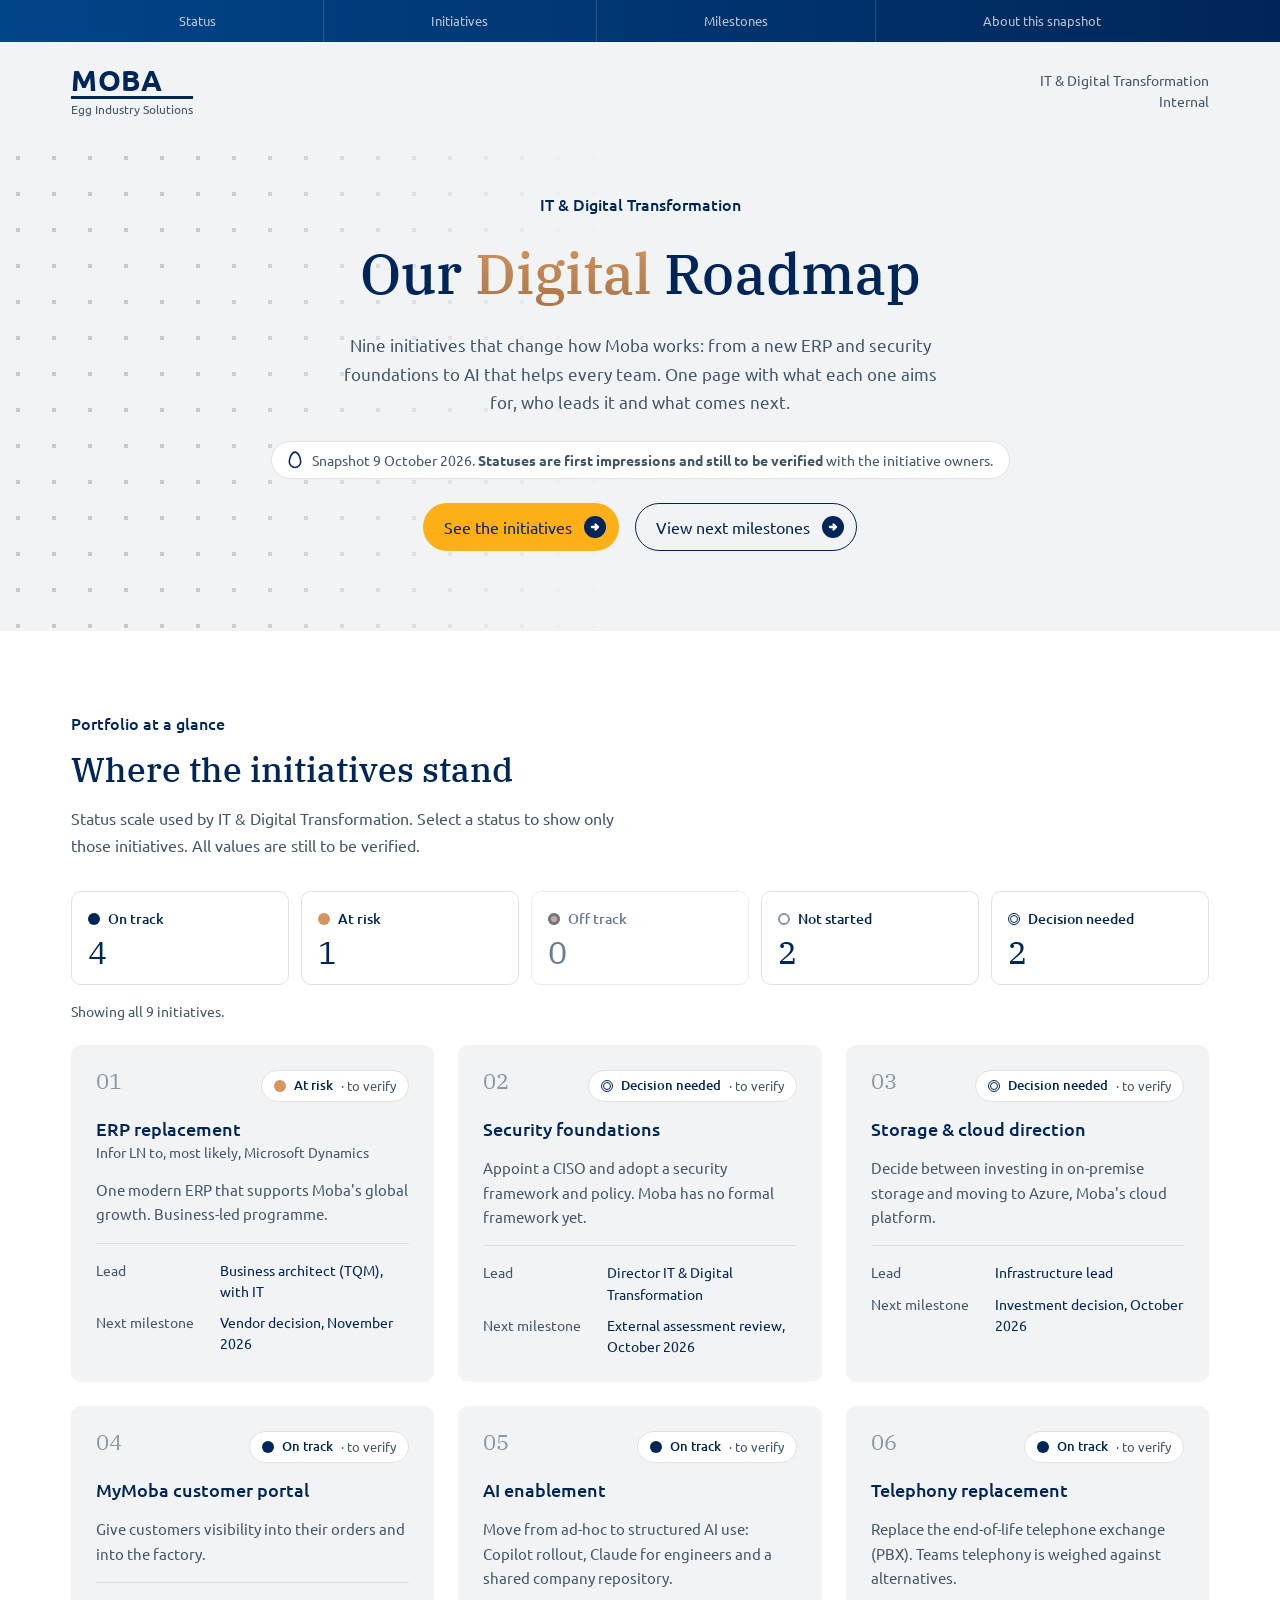
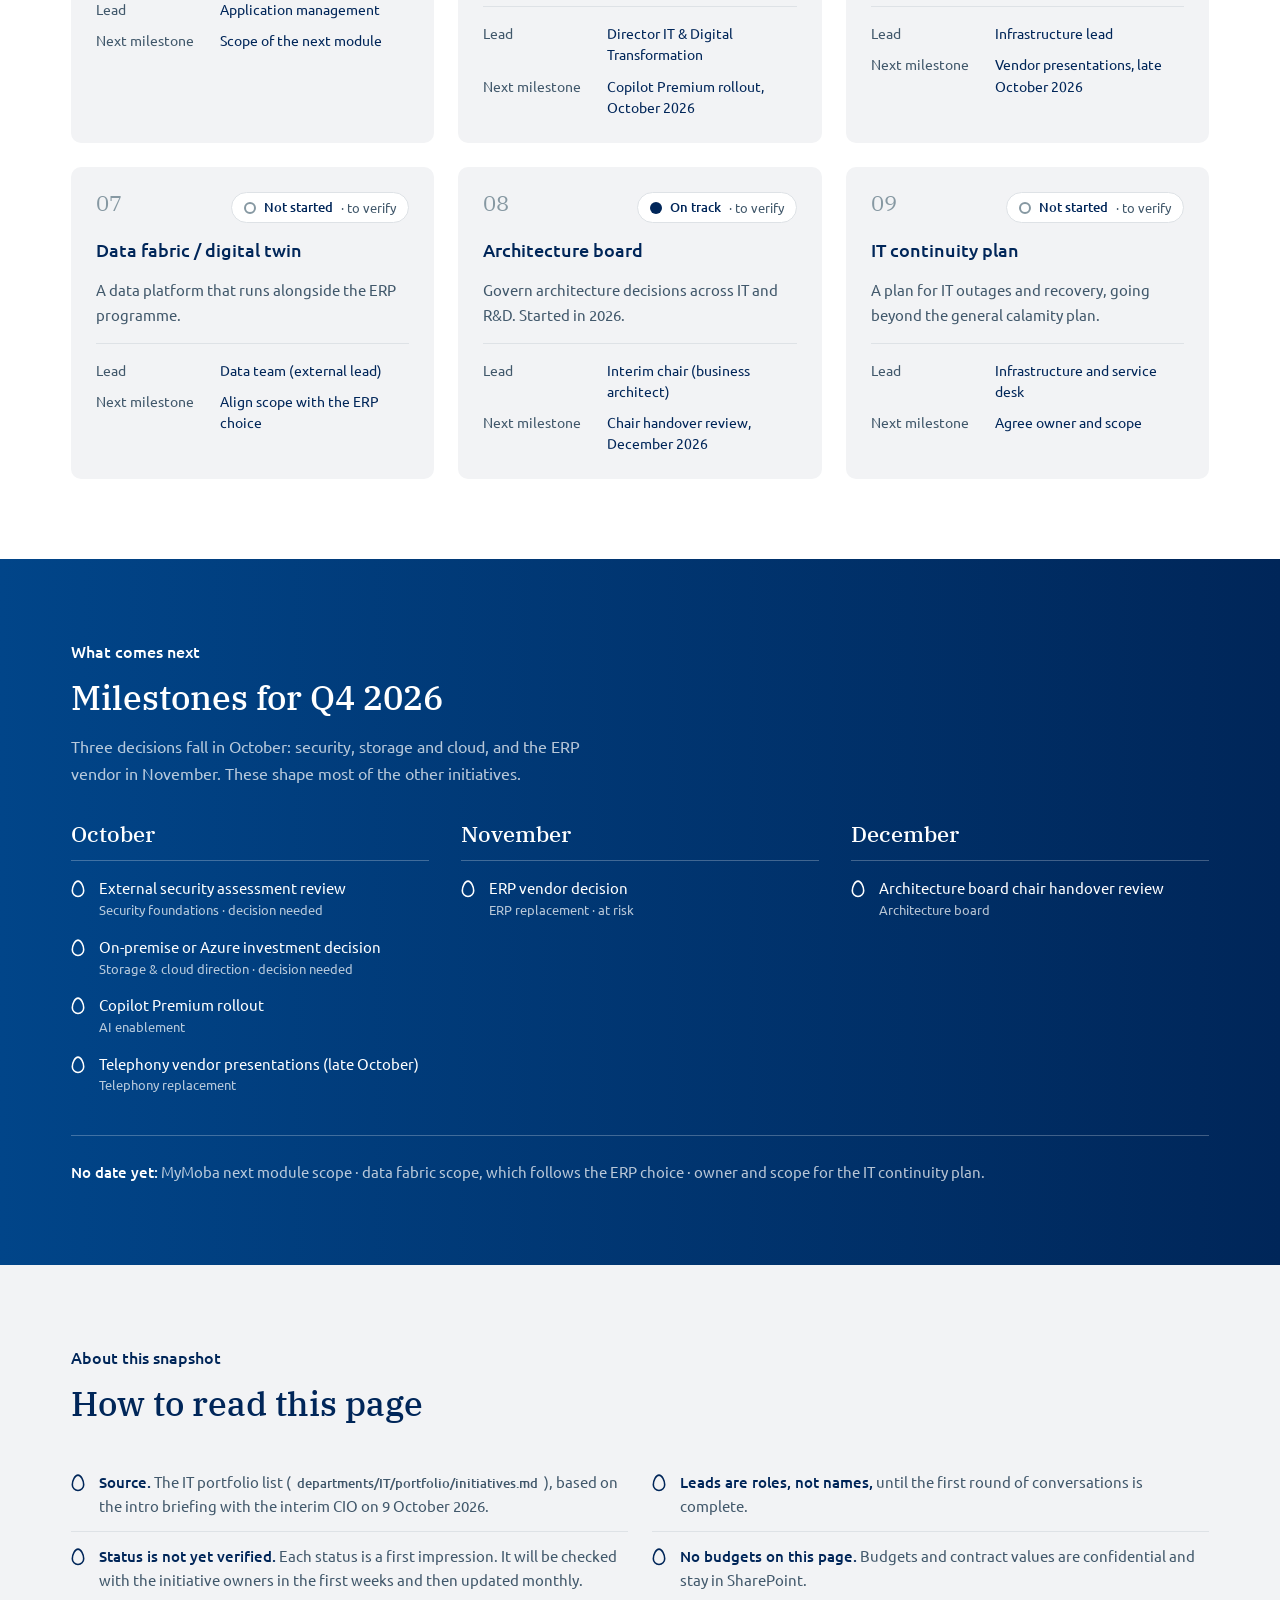
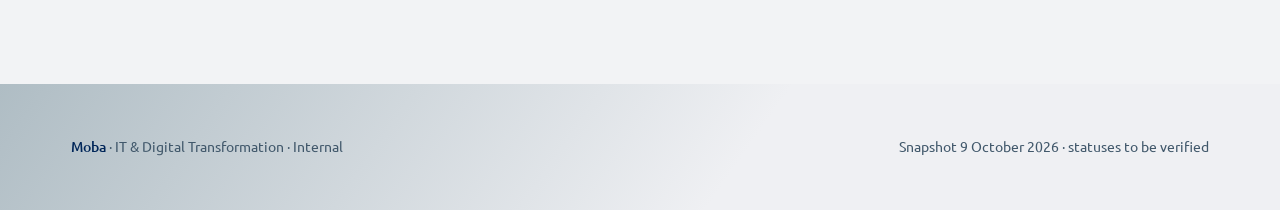
<file: tools/it-portfolio/index.html>
<!doctype html>
<html lang="en">
<head>
<meta charset="utf-8">
<meta name="viewport" content="width=device-width, initial-scale=1">
<title>IT Initiatives Overview</title>
<meta name="description" content="One-page overview of Moba's IT & Digital Transformation initiatives, snapshot 9 October 2026. Statuses still to be verified.">
<link rel="preconnect" href="https://fonts.googleapis.com">
<link rel="preconnect" href="https://fonts.gstatic.com" crossorigin>
<link rel="stylesheet" href="https://fonts.googleapis.com/css2?family=IBM+Plex+Serif:wght@500&family=Ubuntu:wght@400;500;700&display=swap">
<style>
/* Page job: business readers and IT leads see in one glance which IT initiatives run,
   where they stand (first impressions, still to be verified) and what is decided next.
   Content source: departments/IT/portfolio/initiatives.md (snapshot 9 Oct 2026).
   Tokens copied from design-system/tokens.css because this is a single-file page; light-only per DESIGN.md §9. */
:root {
  color-scheme: light;
  --moba-navy: #002659;
  --moba-navy-deep: #112337;
  --moba-navy-light: #014589;
  --moba-slate: #41586B;
  --moba-grey: #8698A2;
  --moba-canvas: #F2F3F5;
  --moba-surface: #FFFFFF;
  --moba-border: #DEE2E6;
  --moba-amber: #FCAF17;
  --moba-bronze-1: #D7955E;
  --moba-bronze-2: #A77449;
  --moba-error: #C02B0A;

  --gradient-navy: linear-gradient(90deg, #014589, #002659);
  --gradient-steel: linear-gradient(125deg, #A4B4BC -10%, #EFF0F3 58%);
  --gradient-bronze: linear-gradient(#D7955E, #A77449);

  /* Text on the navy band: white and a muted white, both derived from the palette surface */
  --on-navy: #FFFFFF;
  --on-navy-muted: rgba(255, 255, 255, .72);
  --dot: rgba(134, 152, 162, .45); /* --moba-grey at reduced strength for the hero grid */

  --font-heading: "IBM Plex Serif", Georgia, "Times New Roman", serif;
  --font-body: "Ubuntu", "Segoe UI", system-ui, sans-serif;
  --fs-h1: clamp(2.25rem, 1.6rem + 2.4vw, 3.5rem);
  --fs-h2: clamp(1.56rem, 1.3rem + 1vw, 2.25rem);

  --sp-1: 8px;  --sp-2: 12px; --sp-3: 16px; --sp-4: 24px; --sp-5: 32px;
  --sp-6: 40px; --sp-7: 52px; --sp-8: 64px; --sp-9: 80px; --sp-10: 100px;

  --radius-card: 10px;
  --radius-pill: 50px;
  --radius-hero: 75px 0 0 0;
  --wrap: 1240px;
}

* { box-sizing: border-box; }
html { scroll-behavior: smooth; }
@media (prefers-reduced-motion: reduce) { html { scroll-behavior: auto; } * { transition: none !important; } }
body {
  margin: 0;
  background: var(--moba-canvas);
  color: var(--moba-navy);
  font-family: var(--font-body);
  font-size: 1.125rem;
  line-height: 1.5;
  overflow-wrap: break-word;
}
.wrap { max-width: var(--wrap); margin-inline: auto; padding-inline: max(16px, 4vw); }
h1, h2 { font-family: var(--font-heading); font-weight: 500; margin: 0; text-wrap: balance; }
h1 { font-size: var(--fs-h1); line-height: 1.2; }
h2 { font-size: var(--fs-h2); line-height: 1.35; }
h3 { font-size: 1rem; font-weight: 500; line-height: 1.3; margin: 0; }
p { margin: 0; }
a { color: inherit; }
/* DESIGN.md §3: no monospace, so file paths use the body font */
code { font-family: var(--font-body); font-weight: 500; font-size: .875em; background: var(--moba-canvas); padding: 1px 6px; border-radius: 4px; overflow-wrap: anywhere; }
:focus-visible { outline: 3px solid var(--moba-navy); outline-offset: 3px; border-radius: 4px; }
.lead { color: var(--moba-slate); font-size: 1rem; line-height: 1.7; max-width: 62ch; }
.eyebrow { font-weight: 500; font-size: 1rem; color: var(--moba-navy); }
/* Bronze highlight: gradient text with a solid colour fallback */
.hl {
  color: var(--moba-bronze-2);
  background: var(--gradient-bronze);
  -webkit-background-clip: text; background-clip: text;
  -webkit-text-fill-color: transparent;
}

/* Top bar */
.topbar { background: var(--gradient-navy); color: var(--on-navy); font-size: .82rem; }
.topbar nav { display: flex; overflow-x: auto; scrollbar-width: none; }
.topbar a {
  flex: 1 0 auto; text-align: center; text-decoration: none; padding: 11px 16px;
  color: var(--on-navy-muted); border-right: 1px solid rgba(255,255,255,.15);
}
.topbar a:last-child { border-right: 0; }
.topbar a:hover { color: var(--on-navy); }

/* Header with text wordmark (no logo file available offline; DESIGN.md §6: do not recolour the logo) */
.header { display: flex; align-items: center; justify-content: space-between; gap: var(--sp-3); padding-block: var(--sp-4); }
.logo { text-decoration: none; display: grid; line-height: 1; }
.logo b { font-weight: 700; font-size: 1.8rem; letter-spacing: .02em; border-bottom: 3px solid var(--moba-navy); padding-bottom: 2px; }
.logo span { font-size: .72rem; color: var(--moba-slate); margin-top: 5px; }
.dept { font-size: .85rem; color: var(--moba-slate); text-align: right; }

/* Buttons: pills with a small navy arrow circle; navy text on amber for contrast */
.btn {
  display: inline-flex; align-items: center; gap: 12px;
  font: 400 1rem/1 var(--font-body); text-decoration: none; cursor: pointer;
  padding: 12px 12px 12px 20px; border-radius: var(--radius-pill);
  border: 1px solid transparent; transition: transform .15s ease;
}
.btn:hover { transform: translateY(-1px); }
.btn-primary { background: var(--moba-amber); color: var(--moba-navy); }
.btn-secondary { background: transparent; color: var(--moba-navy); border-color: var(--moba-navy); }
.btn .arrow { width: 22px; height: 22px; border-radius: 50%; background: var(--moba-navy); display: grid; place-items: center; flex: none; }
.btn .arrow svg { width: 10px; height: 10px; fill: none; stroke: var(--moba-surface); stroke-width: 2.4; }
.btn-row { display: flex; flex-wrap: wrap; gap: var(--sp-3); justify-content: center; }

/* Hero: grey canvas, faint dotted grid, centred serif H1 */
.hero { position: relative; padding-block: var(--sp-7) var(--sp-9); text-align: center; overflow: hidden; }
.hero::before {
  content: ""; position: absolute; inset: 0 auto 0 0; width: 48%;
  background-image: radial-gradient(var(--dot) 2.2px, transparent 2.4px);
  background-size: 36px 36px;
  -webkit-mask-image: linear-gradient(90deg, #000 30%, transparent);
          mask-image: linear-gradient(90deg, #000 30%, transparent);
  pointer-events: none;
}
.hero .wrap { position: relative; display: grid; gap: var(--sp-4); justify-items: center; }
.hero .lead { margin-inline: auto; font-size: 1.05rem; }
.verify {
  display: inline-flex; align-items: center; gap: 10px; text-align: left;
  background: var(--moba-surface); border: 1px solid var(--moba-border); border-radius: var(--radius-pill);
  padding: 8px 16px; font-size: .85rem; color: var(--moba-slate); max-width: 100%;
}
.verify svg { flex: none; width: 14px; height: 18px; }

/* Sections */
section.block { padding-block: var(--sp-9); }
section.block.alt { background: var(--moba-surface); }
.block-head { display: grid; gap: var(--sp-2); margin-bottom: var(--sp-5); }

/* Status markers: palette only, and the text label always carries the meaning */
.mark { width: 12px; height: 12px; border-radius: 50%; flex: none; display: inline-block; }
.mark[data-s="on-track"]       { background: var(--moba-navy); }
.mark[data-s="at-risk"]        { background: var(--moba-bronze-1); }
.mark[data-s="off-track"]      { background: var(--moba-bronze-2); box-shadow: inset 0 0 0 3px var(--moba-navy-deep); }
.mark[data-s="not-started"]    { background: transparent; border: 2px solid var(--moba-grey); }
.mark[data-s="decision"]       { background: var(--moba-surface); border: 3px double var(--moba-navy); }

/* Status summary and filter */
.summary { display: grid; grid-template-columns: repeat(auto-fit, minmax(min(100%, 170px), 1fr)); gap: var(--sp-2); margin-bottom: var(--sp-5); }
.filter {
  display: grid; gap: 6px; text-align: left; cursor: pointer;
  background: var(--moba-surface); border: 1px solid var(--moba-border); border-radius: var(--radius-card);
  padding: var(--sp-3); font: inherit; color: var(--moba-navy);
}
.filter:hover { border-color: var(--moba-navy); }
.filter[aria-pressed="true"] { border-color: var(--moba-navy); box-shadow: inset 0 0 0 1px var(--moba-navy); }
.filter[disabled] { cursor: default; opacity: .6; }
.filter[disabled]:hover { border-color: var(--moba-border); }
.filter .row { display: flex; align-items: center; gap: 8px; font-size: .9rem; font-weight: 500; }
.filter .num { font-family: var(--font-heading); font-size: 2rem; line-height: 1; font-variant-numeric: tabular-nums; }
.filter-note { font-size: .85rem; color: var(--moba-slate); margin-top: calc(-1 * var(--sp-3)); margin-bottom: var(--sp-4); min-height: 1.5em; }
.linklike { font: inherit; color: var(--moba-navy); background: none; border: 0; padding: 0; text-decoration: underline; cursor: pointer; }

/* Initiative cards: white, 10px radius, no shadow */
.cards { display: grid; grid-template-columns: repeat(auto-fill, minmax(min(100%, 330px), 1fr)); gap: var(--sp-4); }
.card {
  background: var(--moba-surface); border-radius: var(--radius-card); border: 1px solid var(--moba-border);
  padding: var(--sp-4); display: grid; gap: var(--sp-3); align-content: start;
}
.alt .card { background: var(--moba-canvas); border-color: transparent; }
.card[hidden] { display: none; }
.card-top { display: flex; align-items: flex-start; justify-content: space-between; gap: var(--sp-2); }
.idx { font-family: var(--font-heading); font-size: 1.4rem; line-height: 1; color: var(--moba-grey); font-variant-numeric: tabular-nums; }
.card h3 { font-size: 1.1rem; }
.card h3 small { display: block; font-weight: 400; font-size: .85rem; color: var(--moba-slate); margin-top: 4px; }
.card .goal { color: var(--moba-slate); font-size: .95rem; line-height: 1.6; }
.chip {
  display: inline-flex; align-items: center; gap: 8px; white-space: nowrap;
  background: var(--moba-surface); border: 1px solid var(--moba-border); border-radius: var(--radius-pill);
  padding: 5px 12px; font-size: .82rem; font-weight: 500;
}
.alt .chip { background: var(--moba-surface); }
.chip .tbv { font-weight: 400; color: var(--moba-slate); }
.meta { display: grid; gap: 10px; margin: 0; padding-top: var(--sp-3); border-top: 1px solid var(--moba-border); font-size: .88rem; }
.meta div { display: grid; grid-template-columns: 112px minmax(0, 1fr); gap: var(--sp-2); }
.meta dt { color: var(--moba-slate); }
.meta dd { margin: 0; }

/* Navy band: milestones */
.band { background: var(--gradient-navy); color: var(--on-navy); padding-block: var(--sp-9); }
.band .eyebrow, .band h2 { color: var(--on-navy); }
.band .lead { color: var(--on-navy-muted); }
.months { display: grid; grid-template-columns: repeat(auto-fit, minmax(min(100%, 260px), 1fr)); gap: var(--sp-5); list-style: none; margin: 0; padding: 0; }
.month h3 { font-family: var(--font-heading); font-weight: 500; font-size: 1.4rem; padding-bottom: var(--sp-2); border-bottom: 1px solid rgba(255,255,255,.25); margin-bottom: var(--sp-3); }
.month ul { list-style: none; margin: 0; padding: 0; display: grid; gap: var(--sp-3); }
.month li { display: grid; grid-template-columns: 16px minmax(0, 1fr); gap: 12px; font-size: .95rem; line-height: 1.5; }
.month li svg { width: 14px; height: 18px; margin-top: 3px; }
.month li span small { display: block; color: var(--on-navy-muted); font-size: .82rem; }
.open { margin-top: var(--sp-6); padding-top: var(--sp-4); border-top: 1px solid rgba(255,255,255,.25); font-size: .92rem; color: var(--on-navy-muted); line-height: 1.6; }
.open b { color: var(--on-navy); font-weight: 500; }

/* About this snapshot */
.about { display: grid; grid-template-columns: repeat(auto-fit, minmax(min(100%, 300px), 1fr)); gap: var(--sp-4); }
.egg-list { list-style: none; padding: 0; margin: 0; display: grid; }
.egg-list li { display: grid; grid-template-columns: 16px minmax(0, 1fr); gap: 12px; padding: 12px 0; border-bottom: 1px solid var(--moba-border); font-size: .95rem; color: var(--moba-slate); line-height: 1.6; }
.egg-list li:last-child { border-bottom: 0; }
.egg-list li b { color: var(--moba-navy); font-weight: 500; }
.egg-list svg { width: 14px; height: 18px; margin-top: 4px; }

/* Footer: steel gradient */
footer { background: var(--gradient-steel); padding-block: var(--sp-7); font-size: .85rem; color: var(--moba-slate); }
footer .wrap { display: flex; flex-wrap: wrap; justify-content: space-between; gap: var(--sp-3); }
footer b { color: var(--moba-navy); font-weight: 500; }

@media (max-width: 676px) {
  section.block, .band { padding-block: var(--sp-8); }
  .hero { padding-block: var(--sp-5) var(--sp-8); }
  .dept { display: none; }
  .verify { border-radius: var(--radius-card); }
}
</style>
</head>
<body>

<svg width="0" height="0" style="position:absolute" aria-hidden="true">
  <defs>
    <symbol id="egg" viewBox="0 0 16 20"><path d="M8 1C4.5 1 1.5 7 1.5 12a6.5 6.5 0 0 0 13 0C14.5 7 11.5 1 8 1Z" fill="none" stroke="currentColor" stroke-width="1.8"/></symbol>
    <symbol id="arrow" viewBox="0 0 10 10"><path d="M2 5h6M5.5 2.5 8 5 5.5 7.5" stroke-linecap="round" stroke-linejoin="round"/></symbol>
  </defs>
</svg>

<div class="topbar">
  <nav class="wrap" aria-label="Sections">
    <a href="#status">Status</a>
    <a href="#initiatives">Initiatives</a>
    <a href="#milestones">Milestones</a>
    <a href="#about">About this snapshot</a>
  </nav>
</div>

<header class="wrap header">
  <a class="logo" href="#top" aria-label="Moba, Egg Industry Solutions"><b>MOBA</b><span>Egg Industry Solutions</span></a>
  <p class="dept">IT &amp; Digital Transformation<br>Internal</p>
</header>

<main id="top">
  <section class="hero">
    <div class="wrap">
      <p class="eyebrow">IT &amp; Digital Transformation</p>
      <h1>Our <span class="hl">Digital</span> Roadmap</h1>
      <p class="lead">Nine initiatives that change how Moba works: from a new ERP and security foundations to AI that helps every team. One page with what each one aims for, who leads it and what comes next.</p>
      <p class="verify"><svg aria-hidden="true" style="color:var(--moba-navy)"><use href="#egg"/></svg><span>Snapshot 9 October 2026. <b>Statuses are first impressions and still to be verified</b> with the initiative owners.</span></p>
      <div class="btn-row">
        <a class="btn btn-primary" href="#initiatives">See the initiatives <span class="arrow"><svg><use href="#arrow"/></svg></span></a>
        <a class="btn btn-secondary" href="#milestones">View next milestones <span class="arrow"><svg><use href="#arrow"/></svg></span></a>
      </div>
    </div>
  </section>

  <section class="block alt" id="status" aria-labelledby="status-h">
    <div class="wrap">
      <div class="block-head">
        <p class="eyebrow">Portfolio at a glance</p>
        <h2 id="status-h">Where the initiatives stand</h2>
        <p class="lead">Status scale used by IT &amp; Digital Transformation. Select a status to show only those initiatives. All values are still to be verified.</p>
      </div>

      <div class="summary" role="group" aria-label="Filter initiatives by status">
        <button class="filter" type="button" data-filter="on-track" aria-pressed="false"><span class="row"><span class="mark" data-s="on-track"></span>On track</span><span class="num">4</span></button>
        <button class="filter" type="button" data-filter="at-risk" aria-pressed="false"><span class="row"><span class="mark" data-s="at-risk"></span>At risk</span><span class="num">1</span></button>
        <button class="filter" type="button" data-filter="off-track" aria-pressed="false" disabled><span class="row"><span class="mark" data-s="off-track"></span>Off track</span><span class="num">0</span></button>
        <button class="filter" type="button" data-filter="not-started" aria-pressed="false"><span class="row"><span class="mark" data-s="not-started"></span>Not started</span><span class="num">2</span></button>
        <button class="filter" type="button" data-filter="decision" aria-pressed="false"><span class="row"><span class="mark" data-s="decision"></span>Decision needed</span><span class="num">2</span></button>
      </div>
      <p class="filter-note" id="filter-note" aria-live="polite">Showing all 9 initiatives.</p>

      <div class="cards" id="initiatives" style="scroll-margin-top: 24px">
        <article class="card" data-status="at-risk">
          <div class="card-top"><span class="idx">01</span><span class="chip"><span class="mark" data-s="at-risk"></span>At risk <span class="tbv">· to verify</span></span></div>
          <h3>ERP replacement<small>Infor LN to, most likely, Microsoft Dynamics</small></h3>
          <p class="goal">One modern ERP that supports Moba's global growth. Business-led programme.</p>
          <dl class="meta">
            <div><dt>Lead</dt><dd>Business architect (TQM), with IT</dd></div>
            <div><dt>Next milestone</dt><dd>Vendor decision, November 2026</dd></div>
          </dl>
        </article>

        <article class="card" data-status="decision">
          <div class="card-top"><span class="idx">02</span><span class="chip"><span class="mark" data-s="decision"></span>Decision needed <span class="tbv">· to verify</span></span></div>
          <h3>Security foundations</h3>
          <p class="goal">Appoint a CISO and adopt a security framework and policy. Moba has no formal framework yet.</p>
          <dl class="meta">
            <div><dt>Lead</dt><dd>Director IT &amp; Digital Transformation</dd></div>
            <div><dt>Next milestone</dt><dd>External assessment review, October 2026</dd></div>
          </dl>
        </article>

        <article class="card" data-status="decision">
          <div class="card-top"><span class="idx">03</span><span class="chip"><span class="mark" data-s="decision"></span>Decision needed <span class="tbv">· to verify</span></span></div>
          <h3>Storage &amp; cloud direction</h3>
          <p class="goal">Decide between investing in on-premise storage and moving to Azure, Moba's cloud platform.</p>
          <dl class="meta">
            <div><dt>Lead</dt><dd>Infrastructure lead</dd></div>
            <div><dt>Next milestone</dt><dd>Investment decision, October 2026</dd></div>
          </dl>
        </article>

        <article class="card" data-status="on-track">
          <div class="card-top"><span class="idx">04</span><span class="chip"><span class="mark" data-s="on-track"></span>On track <span class="tbv">· to verify</span></span></div>
          <h3>MyMoba customer portal</h3>
          <p class="goal">Give customers visibility into their orders and into the factory.</p>
          <dl class="meta">
            <div><dt>Lead</dt><dd>Application management</dd></div>
            <div><dt>Next milestone</dt><dd>Scope of the next module</dd></div>
          </dl>
        </article>

        <article class="card" data-status="on-track">
          <div class="card-top"><span class="idx">05</span><span class="chip"><span class="mark" data-s="on-track"></span>On track <span class="tbv">· to verify</span></span></div>
          <h3>AI enablement</h3>
          <p class="goal">Move from ad-hoc to structured AI use: Copilot rollout, Claude for engineers and a shared company repository.</p>
          <dl class="meta">
            <div><dt>Lead</dt><dd>Director IT &amp; Digital Transformation</dd></div>
            <div><dt>Next milestone</dt><dd>Copilot Premium rollout, October 2026</dd></div>
          </dl>
        </article>

        <article class="card" data-status="on-track">
          <div class="card-top"><span class="idx">06</span><span class="chip"><span class="mark" data-s="on-track"></span>On track <span class="tbv">· to verify</span></span></div>
          <h3>Telephony replacement</h3>
          <p class="goal">Replace the end-of-life telephone exchange (PBX). Teams telephony is weighed against alternatives.</p>
          <dl class="meta">
            <div><dt>Lead</dt><dd>Infrastructure lead</dd></div>
            <div><dt>Next milestone</dt><dd>Vendor presentations, late October 2026</dd></div>
          </dl>
        </article>

        <article class="card" data-status="not-started">
          <div class="card-top"><span class="idx">07</span><span class="chip"><span class="mark" data-s="not-started"></span>Not started <span class="tbv">· to verify</span></span></div>
          <h3>Data fabric / digital twin</h3>
          <p class="goal">A data platform that runs alongside the ERP programme.</p>
          <dl class="meta">
            <div><dt>Lead</dt><dd>Data team (external lead)</dd></div>
            <div><dt>Next milestone</dt><dd>Align scope with the ERP choice</dd></div>
          </dl>
        </article>

        <article class="card" data-status="on-track">
          <div class="card-top"><span class="idx">08</span><span class="chip"><span class="mark" data-s="on-track"></span>On track <span class="tbv">· to verify</span></span></div>
          <h3>Architecture board</h3>
          <p class="goal">Govern architecture decisions across IT and R&amp;D. Started in 2026.</p>
          <dl class="meta">
            <div><dt>Lead</dt><dd>Interim chair (business architect)</dd></div>
            <div><dt>Next milestone</dt><dd>Chair handover review, December 2026</dd></div>
          </dl>
        </article>

        <article class="card" data-status="not-started">
          <div class="card-top"><span class="idx">09</span><span class="chip"><span class="mark" data-s="not-started"></span>Not started <span class="tbv">· to verify</span></span></div>
          <h3>IT continuity plan</h3>
          <p class="goal">A plan for IT outages and recovery, going beyond the general calamity plan.</p>
          <dl class="meta">
            <div><dt>Lead</dt><dd>Infrastructure and service desk</dd></div>
            <div><dt>Next milestone</dt><dd>Agree owner and scope</dd></div>
          </dl>
        </article>
      </div>
    </div>
  </section>

  <section class="band" id="milestones" aria-labelledby="ms-h">
    <div class="wrap">
      <div class="block-head">
        <p class="eyebrow">What comes next</p>
        <h2 id="ms-h">Milestones for Q4 2026</h2>
        <p class="lead">Three decisions fall in October: security, storage and cloud, and the ERP vendor in November. These shape most of the other initiatives.</p>
      </div>
      <ol class="months">
        <li class="month">
          <h3>October</h3>
          <ul>
            <li><svg aria-hidden="true"><use href="#egg"/></svg><span>External security assessment review<small>Security foundations · decision needed</small></span></li>
            <li><svg aria-hidden="true"><use href="#egg"/></svg><span>On-premise or Azure investment decision<small>Storage &amp; cloud direction · decision needed</small></span></li>
            <li><svg aria-hidden="true"><use href="#egg"/></svg><span>Copilot Premium rollout<small>AI enablement</small></span></li>
            <li><svg aria-hidden="true"><use href="#egg"/></svg><span>Telephony vendor presentations (late October)<small>Telephony replacement</small></span></li>
          </ul>
        </li>
        <li class="month">
          <h3>November</h3>
          <ul>
            <li><svg aria-hidden="true"><use href="#egg"/></svg><span>ERP vendor decision<small>ERP replacement · at risk</small></span></li>
          </ul>
        </li>
        <li class="month">
          <h3>December</h3>
          <ul>
            <li><svg aria-hidden="true"><use href="#egg"/></svg><span>Architecture board chair handover review<small>Architecture board</small></span></li>
          </ul>
        </li>
      </ol>
      <p class="open"><b>No date yet:</b> MyMoba next module scope · data fabric scope, which follows the ERP choice · owner and scope for the IT continuity plan.</p>
    </div>
  </section>

  <section class="block" id="about" aria-labelledby="about-h">
    <div class="wrap">
      <div class="block-head">
        <p class="eyebrow">About this snapshot</p>
        <h2 id="about-h">How to read this page</h2>
      </div>
      <div class="about">
        <ul class="egg-list">
          <li><svg aria-hidden="true" style="color:var(--moba-navy)"><use href="#egg"/></svg><span><b>Source.</b> The IT portfolio list (<code>departments/IT/portfolio/initiatives.md</code>), based on the intro briefing with the interim CIO on 9 October 2026.</span></li>
          <li><svg aria-hidden="true" style="color:var(--moba-navy)"><use href="#egg"/></svg><span><b>Status is not yet verified.</b> Each status is a first impression. It will be checked with the initiative owners in the first weeks and then updated monthly.</span></li>
        </ul>
        <ul class="egg-list">
          <li><svg aria-hidden="true" style="color:var(--moba-navy)"><use href="#egg"/></svg><span><b>Leads are roles, not names,</b> until the first round of conversations is complete.</span></li>
          <li><svg aria-hidden="true" style="color:var(--moba-navy)"><use href="#egg"/></svg><span><b>No budgets on this page.</b> Budgets and contract values are confidential and stay in SharePoint.</span></li>
        </ul>
      </div>
    </div>
  </section>
</main>

<footer>
  <div class="wrap">
    <span><b>Moba</b> · IT &amp; Digital Transformation · Internal</span>
    <span>Snapshot 9 October 2026 · statuses to be verified</span>
  </div>
</footer>

<script>
// Status filter: one active status at a time; selecting it again shows all initiatives.
(function () {
  const buttons = document.querySelectorAll('.filter');
  const cards = document.querySelectorAll('.card');
  const note = document.getElementById('filter-note');
  const allNote = 'Showing all ' + cards.length + ' initiatives.';

  function apply(status) {
    let shown = 0;
    cards.forEach(card => {
      const match = !status || card.dataset.status === status;
      card.hidden = !match;
      if (match) shown++;
    });
    buttons.forEach(b => b.setAttribute('aria-pressed', String(b.dataset.filter === status)));
    if (!status) { note.textContent = allNote; return; }
    const label = document.querySelector('.filter[data-filter="' + status + '"] .row').textContent.trim();
    note.innerHTML = '';
    note.append('Showing ' + shown + ' of ' + cards.length + ' initiatives: ' + label + '. ');
    const reset = document.createElement('button');
    reset.type = 'button'; reset.className = 'linklike'; reset.textContent = 'Show all';
    reset.addEventListener('click', () => apply(null));
    note.append(reset);
  }

  buttons.forEach(b => b.addEventListener('click', () => {
    apply(b.getAttribute('aria-pressed') === 'true' ? null : b.dataset.filter);
  }));
})();
</script>
</body>
</html>
</file>
